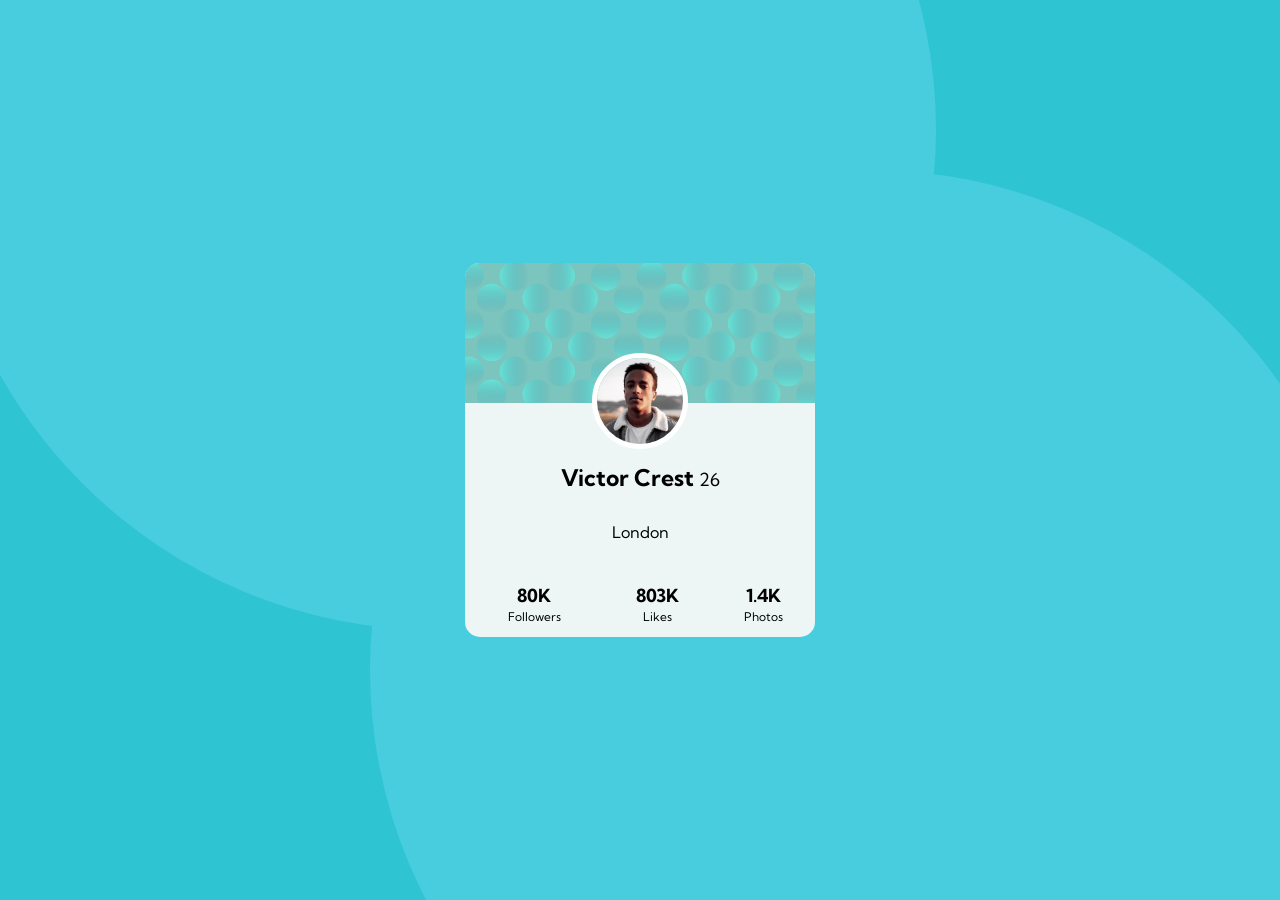
<file: homrwork1/index.html>
<!DOCTYPE html>
<html lang="en">

<head>
  <meta charset="UTF-8">
  <meta name="viewport" content="width=device-width, initial-scale=1.0">
  <title>Profile-card</title>
  <link rel="stylesheet" href="./style.css">
</head>

<body>
  <section>
    <article class="container">
      <div class="circle_left"></div>
      <div class="circle_right"></div>
      <div class="card">
        <div class="card-header"></div>
        <img src="./assets/b96b98561b5d5718eec9efcca512d29731547060.png" alt="avatar">
        <h2>Victor Crest <span>26</span> </h2>
        <h4>London</h4>
        <table>
          <tr>
            <th>80K</th>
            <th>803K</th>
            <th>1.4K</th>
          </tr>
          <tr>
            <td>Followers</td>
            <td>Likes</td>
            <td>Photos</td>
          </tr>
        </table>
      </div>
    </article>

  </section>


</body>


</html>
</file>
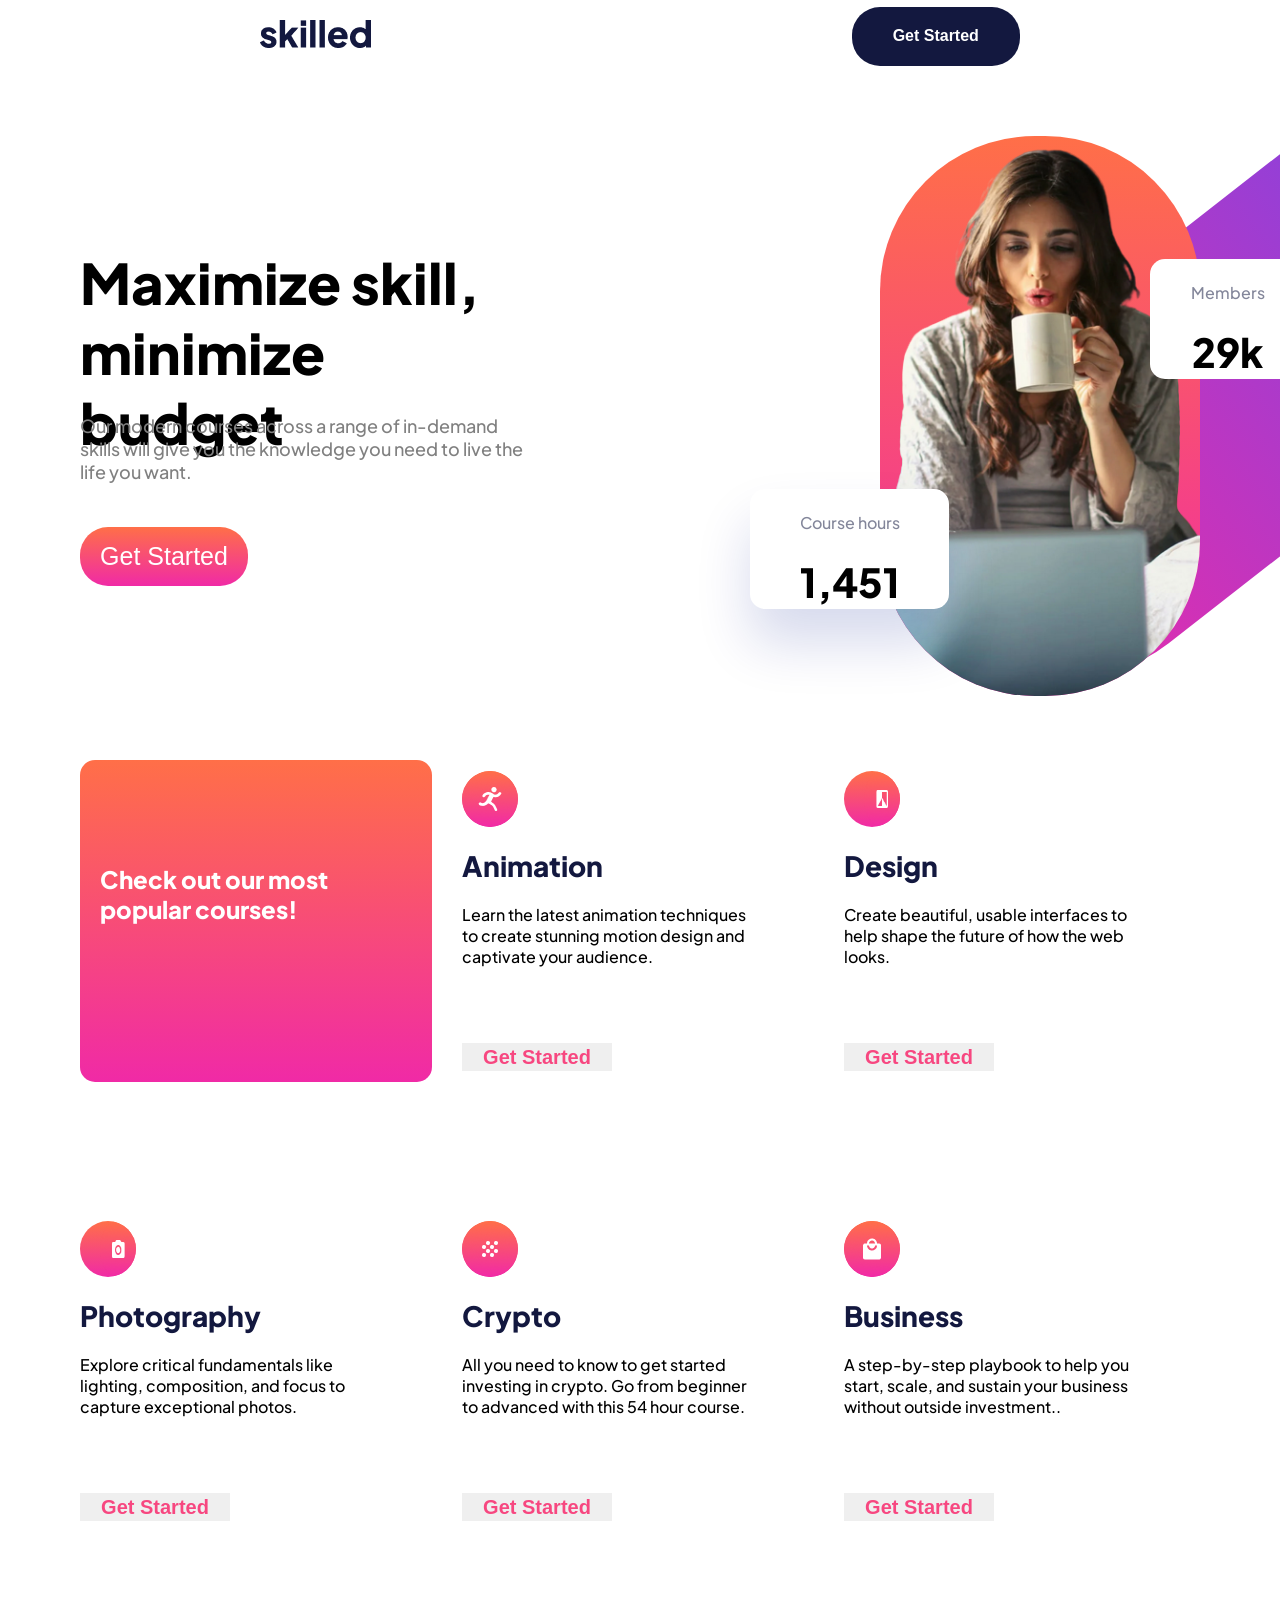
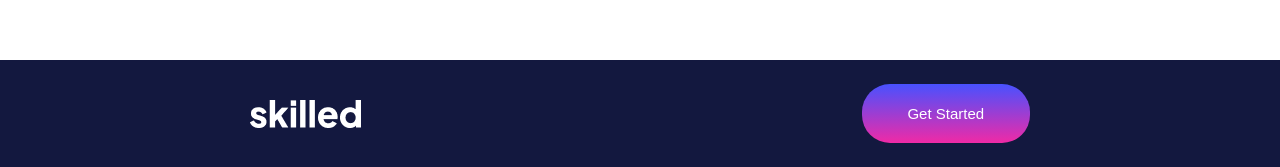
<file: homework2/positions.html>
<!DOCTYPE html>
<html lang="en">

<head>
	<meta charset="UTF-8">
	<meta name="viewport" content="width=device-width, initial-scale=1.0">
	<title>Skilled</title>
	<link rel="stylesheet" href="./style1.css">
</head>

<body>
	<header class="skilled-nav">
		<div class="logo">
			<img src="./assets1/logo (1).png" alt="s">
		</div>
		<button>Get Started</button>
	</header>

	<main>
		<section>
			<article>
				<div class="page_skilled">
					<div class="courses_skilled">
						<h1>Maximize skill,
							minimize budget</h1>
						<p>Our modern courses across a range of in-demand <br>
							skills will give you the knowledge you need to live the life
							you want.</p>
						<button>Get Started</button>
					</div>
					<div class="skilled_illustracion">
						<img src="./assets1/b02105bad37dd4b17199b57f85e956322a7eb89e.png" alt="skill">
						<div class="rectangle"></div>
						<table class="course_hours">
							<tr>
								<th>Course hours</th>
							</tr>
							<tr>
								<td>1,451</td>
							</tr>
						</table>
						<table class="course_members">
							<tr>
								<th>Members</th>
							</tr>
							<tr>
								<td>29k</td>
							</tr>
						</table>
					</div>
				</div>
			</article>
		</section>

		<section>
			<div class="skilled_content">
				<div class="offer">
					<h1>Check out our most popular courses!</h1>
				</div>
				<div>
					<img src="./assets1/Frame 25(1).png" alt="mask">
					<h3>Animation</h3>
					<p>Learn the latest animation techniques to create
						stunning motion design and captivate your audience.</p>
					<button>Get Started</button>
				</div>

				<div>
					<img src="./assets1/Frame 25(2).png" alt="mask">
					<h3>Design</h3>
					<p>Create beautiful, usable interfaces to help shape
						the future of how the web looks.</p>
					<button>Get Started</button>
				</div>

				<div>
					<img src="./assets1/Frame 25(3).png" alt="mask">
					<h3>Photography</h3>
					<p>Explore critical fundamentals like lighting, composition,
						and focus to capture exceptional photos.</p>
					<button>Get Started</button>
				</div>

				<div>
					<img src="./assets1/Frame 25.png" alt="mask">
					<h3>Crypto</h3>
					<p>All you need to know to get started investing in crypto.
						Go from beginner to advanced with this 54 hour course.</p>
					<button>Get Started</button>
				</div>

				<div>
					<img src="./assets1/Frame 25(4).png" alt="mask">
					<h3>Business</h3>
					<p>A step-by-step playbook to help you start, scale,
						and sustain your business without outside investment..</p>
					<button>Get Started</button>
				</div>
			</div>
		</section>
	</main>
	<footer>

		<img src="./assets1/logo.png" alt="skilled">
		<button>Get Started</button>
	</footer>
</body>

</html>
</file>
<file: homrwork1/style.css>
@import url('https://fonts.googleapis.com/css2?family=DM+Serif+Display:ital@0;1&family=Inter:ital,opsz,wght@0,14..32,100..900;1,14..32,100..900&family=Kumbh+Sans:wght,YOPQ@100..900,300&family=Quicksand:wght@300..700&family=Roboto:ital,wght@0,100..900;1,100..900&display=swap');

  * {
    margin: 0;
    padding: 0;
    box-sizing: border-box;
  }

  body {
    font-family: "Kumbh Sans", sans-serif;
    
  }

  .container {
    width: 100%;
    height: 100vh;
    background-color: #2EC4D1;
    display: flex;
    align-items: center;
    justify-content: center;
    overflow: hidden;
    position: relative;
  }

  .circle_left,
  .circle_right {
    width: 1000px;
    height: 1000px;
    border-radius: 50%;
    background-color: rgb(72, 205, 223);
    position: absolute;
  }

  .circle_left {
    bottom: 30%;
    left: -5%;
  }

  .circle_right {
    bottom: -30%;
    right: -7%;
  }


  .card {
    width: 350px;
    height: 374px;
    background-color: #EDF5F5;
    border-radius: 15px;
    overflow: hidden;
    text-align: center;
    position: relative;
    z-index: 2;

  }

  .card-header {
    height: 140px;
    background-color: rgba(112, 192, 184, 0.9);
    background-image: url(./assets/Container.png);
  }

  .card img {
    width: 96px;
    height: 96px;
    border-radius: 50%;
    border: 5px solid #FFF;
    transform: translate(0, -50px);
  }

  h2 {
    font-size: 23px;
    font-weight: 700;
    transform: translate(0, -40px);
  }

  h2 span {
    font-size: 18px;
    font-weight: 400;
  }

  h4 {
    font-size: 16px;
    font-weight: 400;
    transform: translate(0, -10px);

  }

  table {

    width: 100%;
    transform: translate(0, 30px);
  }

  th {
    font-size: 18px;
    font-weight: 700;
  }

  td {
    font-size: 12px;

  }
</file>
<file: homework2/style1.css>
@import url('https://fonts.googleapis.com/css2?family=DM+Serif+Display:ital@0;1&family=Inter:ital,opsz,wght@0,14..32,100..900;1,14..32,100..900&family=Kumbh+Sans:wght,YOPQ@100..900,300&family=Plus+Jakarta+Sans:ital,wght@0,200..800;1,200..800&family=Quicksand:wght@300..700&family=Roboto:ital,wght@0,100..900;1,100..900&display=swap');


* {
  margin: 0;
  padding: 0;
  box-sizing: border-box;
}

body {
  font-family: "Plus Jakarta Sans", sans-serif;
  width: 100%;
  overflow-x: hidden;
  

}


.skilled-nav {

  max-width: 100vw;
  height: 72px;
  display: flex;
  align-items: center;
  justify-content: space-around;
  background-color: #ffffff;
  box-sizing: border-box;
  padding: 20px;
  
}

.logo img {
  height: 28px;
  width: auto;

}

.skilled-nav button {
  width: 168px;
  height: 59px;
  background: var(--color-blue-900, rgba(19, 24, 63, 1));
  color: #FFFFFF;
  font-size: 16px;
  font-weight: 700;
  border: none;
  border-radius: 28px;
  cursor: pointer;

}

.page_skilled {
  margin: 0 auto;
  max-width: 1120px;
  min-height: 688px;
  display: flex;
  justify-content: space-between;
  align-items: center;

}

.courses_skilled {

  width: 540px;
  height: 339px;
  display: flex;
  flex-direction: column;
  justify-content: space-between;
  row-gap: 20px;

}

.courses_skilled h1 {
  width: 457px;
  height: 135px;
  font-size: 56px;
  font-weight: 800;

}

.courses_skilled p {
  width: 457px;
  height: 81px;
  font-size: 18px;
  font-weight: 500;
  color: grey;

}

.courses_skilled button {
  width: 168px;
  height: 59px;
  font-size: 25px;
  color: #FFF;
  border-radius: 28px;
  border-style: none;
  cursor: pointer;
  background: linear-gradient(180deg, #FF6F48 0%, #F02AA6 100%);

}

.skilled_illustracion {
  width: 540px;
  height: 560px;
  display: flex;
  justify-content: flex-end;
  position: relative;
  
}

.skilled_illustracion img {
  width: 320px;
  height: 560px;
  object-fit: cover;
  background: linear-gradient(180deg, #FF6F48 0%, #F02AA6 100%);
  border-radius: 155px;
  z-index: 1;
  
}

.skilled_illustracion table th {

  text-align: center;
  width: 90px;
  font-size: 16px;
  font-weight: 500;
  color: rgba(131, 134, 154, 1);

}

.skilled_illustracion table td {
  text-align: center;
  width: 90px;
  height: 30px;
  font-size: 40px;
  font-weight: 800;
}

.course_hours {
  width: 199px;
  height: 120px;
  border-radius: 15px;
  box-shadow: 0px 34px 54px 0px rgba(6, 22, 141, 0.1589);
  background: rgba(255, 255, 255, 1);
  position: absolute;
  top: 353px;
  left: 90px;
  z-index: 2;

}

.course_members {
  width: 155px;
  height: 120px;
  background: rgba(255, 255, 255, 1);
  border-radius: 15px;
  position: absolute;
  top: 123px;
  left: 490px;
  z-index: 2;
}


.rectangle {
  width: 317px;
  height: 1007px;
  position: absolute;
  border-radius: 158.5px;
  top: 170px;
  right: -460px;
  transform: translate(-50%, -50%) rotate(52deg);
  background: linear-gradient(180deg, #4851FF 0%, #F02AA6 100%);

}

.skilled_content {
  max-width: 1120px;
  height: 900px;
  display: flex;
  flex-wrap: wrap;
  column-gap: 30px;
  margin: 0 auto;

}


.offer,
.skilled_content div {
  width: 352px;
  height: 322px;
  display: flex;
  flex-direction: column;
  justify-content: space-around;

}

.offer {
  border-radius: 15px;
  background: linear-gradient(180deg, #FF6F48 0%, #F02AA6 100%);
}

.offer h1 {
  width: 288px;
  height: 114px;
  font-weight: 800;
  color: rgba(255, 255, 255, 1);
  border-radius: 15px;
  padding-left: 20px;

}

.skilled_content img {
  width: 56px;
  height: 56px;
  border-radius: 50%;
  border-style: none;
  background: linear-gradient(180deg, #FF6F48 0%, #F02AA6 100%);

}

.skilled_content h3 {
  font-size: 28px;
  font-weight: 800;
  color: rgba(19, 24, 63, 1);

}

.skilled_content p {
  width: 288px;
  height: 118px;
  font-weight: 500;
  letter-spacing: 1;

}

.skilled_content button {
  width: 150px;
  height: 28px;
  font-size: 20px;
  font-weight: 700;
  border-style: none;
  color: rgba(247, 71, 128, 1);

}

footer {
  max-width: 100%;
  height: 107px;
  display: flex;
  align-items: center;
  justify-content: space-around;
  background: rgba(19, 24, 63, 1);

}

footer button {
  width: 168px;
  height: 59px;
  font-size: 15px;
  color: #FFF;
  border-style: none;
  border-radius: 28px;
  background: linear-gradient(180deg, #4851FF 0%, #F02AA6 100%);
  cursor: pointer;

}

footer img {
  font-size: 20px;
}
</file>
